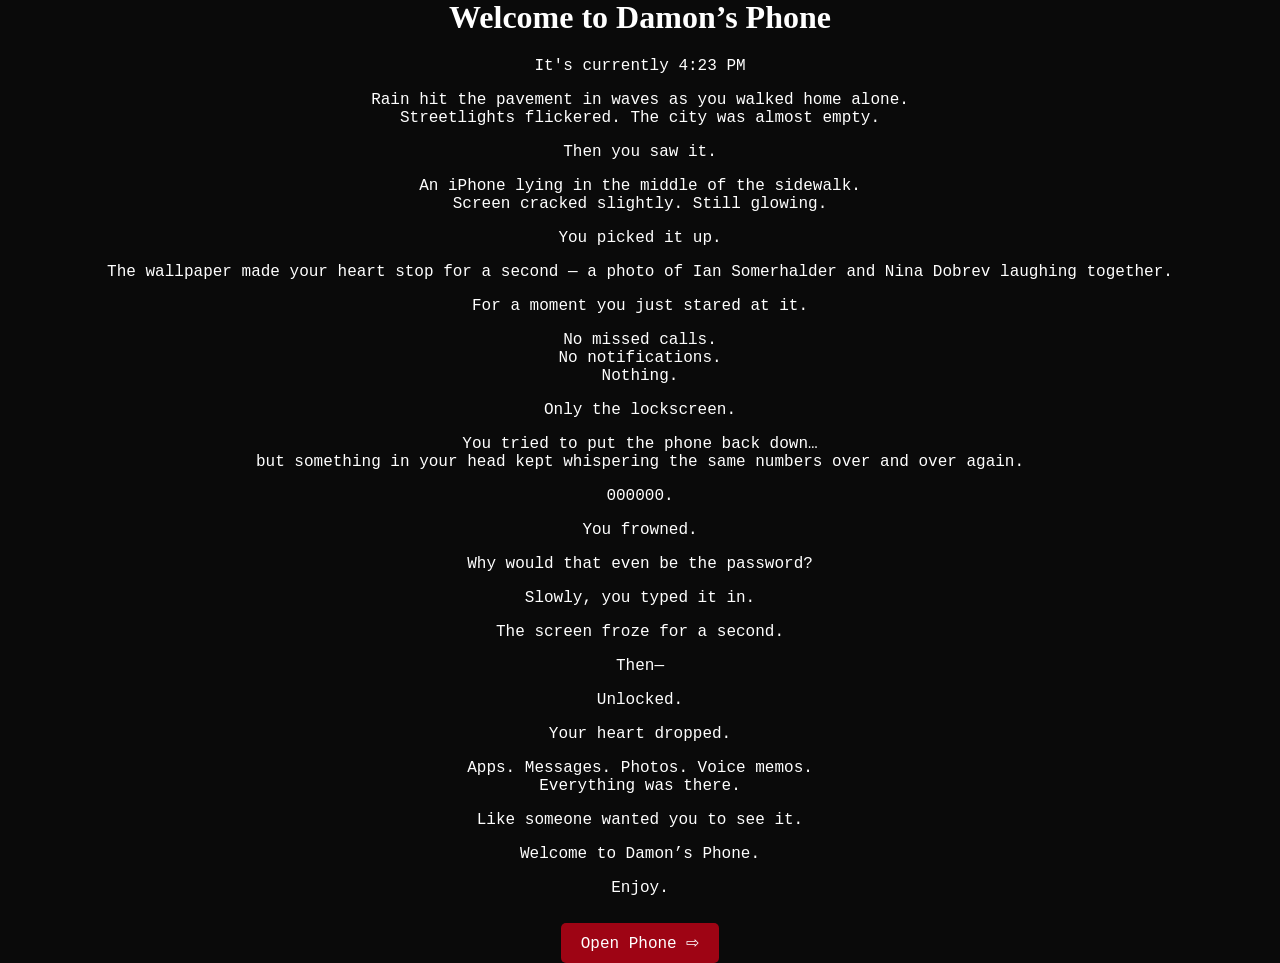
<file: index.html>
<html>
    <head>
        <link rel="stylesheet" href="style.css" />

        <title>Damon's Phone</title>
    </head>
    <body>
        <div class="intro">
            <h1 class="welcome">Welcome to Damon’s Phone</h1>
            <p>It's currently <span id="timeOpened" /></p>

            <p>
                Rain hit the pavement in waves as you walked home alone.<br />
                Streetlights flickered. The city was almost empty.
            </p>

            <p>Then you saw it.</p>

            <p>
                An iPhone lying in the middle of the sidewalk.<br />
                Screen cracked slightly. Still glowing.
            </p>

            <p>You picked it up.</p>

            <p>The wallpaper made your heart stop for a second — a photo of Ian Somerhalder and Nina Dobrev laughing together.</p>

            <p>For a moment you just stared at it.</p>

            <p>
                No missed calls.<br />
                No notifications.<br />
                Nothing.
            </p>

            <p>Only the lockscreen.</p>

            <p>
                You tried to put the phone back down…<br />
                but something in your head kept whispering the same numbers over and over again.
            </p>

            <p>000000.</p>

            <p>You frowned.</p>

            <p>Why would that even be the password?</p>

            <p>Slowly, you typed it in.</p>

            <p>The screen froze for a second.</p>

            <p>Then—</p>

            <p>Unlocked.</p>

            <p>Your heart dropped.</p>

            <p>
                Apps. Messages. Photos. Voice memos.<br />
                Everything was there.
            </p>

            <p>Like someone wanted you to see it.</p>

            <p class="welcome-text">Welcome to Damon’s Phone.</p>

            <p>Enjoy.</p>

            <a class="open-phone-link" href="phone.html">Open Phone &#8680;</a>
        </div>

        <!-- JAVASCRIPT -->
        <script src="js/siteOpenTime.js"></script>
    </body>
</html>
</file>
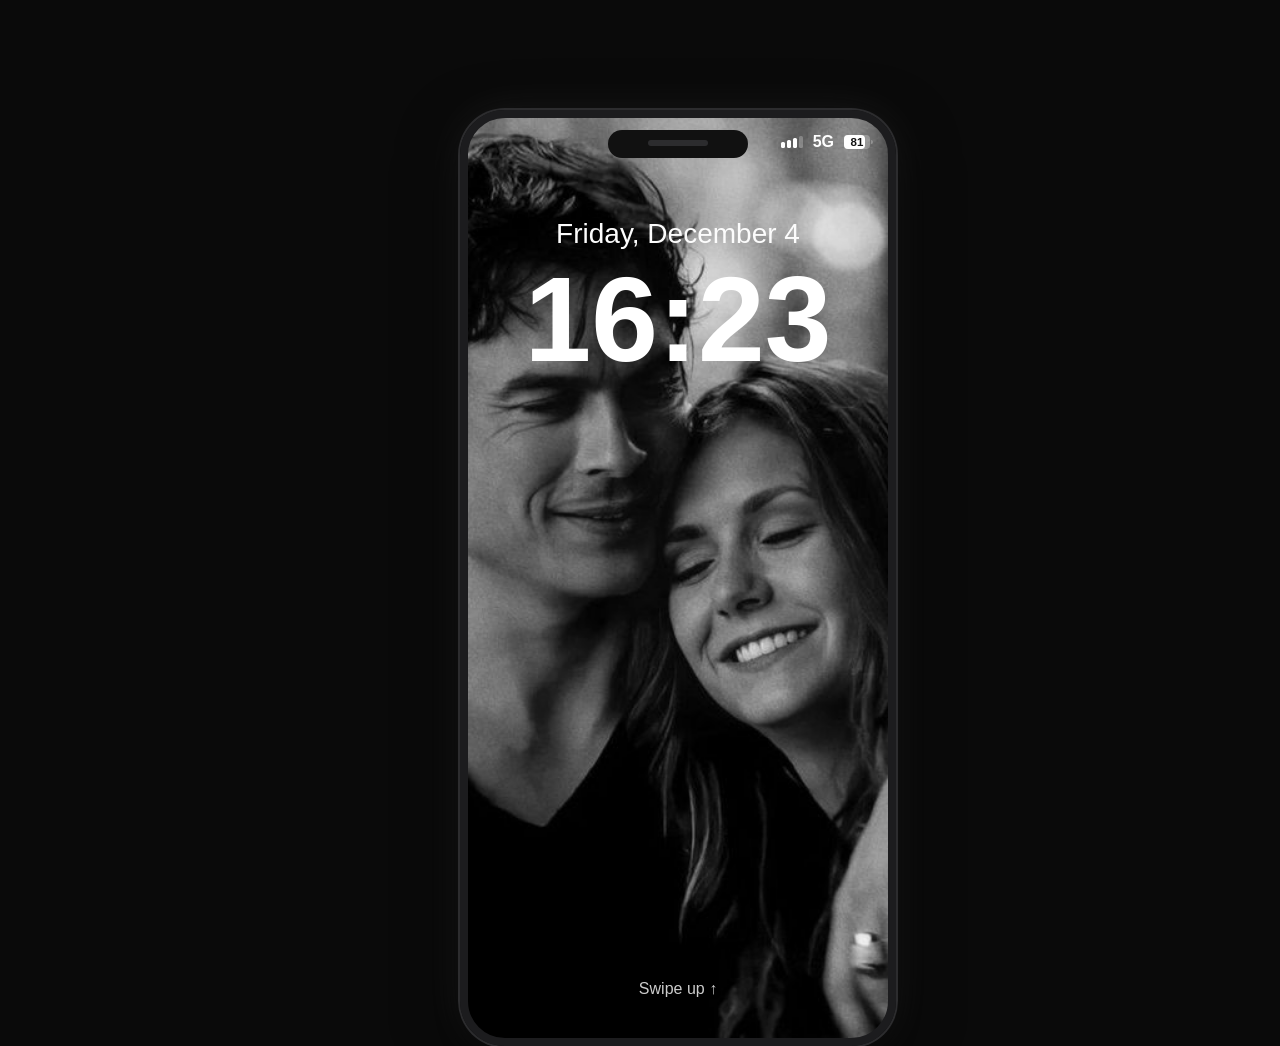
<file: phone.html>
<html>
    <head>
        <link rel="stylesheet" href="style.css" />

        <link href="https://cdn.jsdelivr.net/npm/bootstrap-icons/font/bootstrap-icons.css" rel="stylesheet" />

        <title>Damon's Phone - Phone</title>
    </head>
    <body>
        <div class="phone-wrapper">
            <div class="phone">
                <div class="status-bar">
                    <div class="data">
                        <div class="box box-1"></div>
                        <div class="box box-2"></div>
                        <div class="box box-3"></div>
                        <div class="box box-4"></div>
                    </div>

                    <span class="network-type">5G</span>

                    <div class="battery-container">
                        <div class="battery">
                            <div class="battery-level"></div>
                            <span class="battery-percentage-label">81</span>
                        </div>
                        <div class="battery-end"></div>
                    </div>
                </div>

                <span id="date" class="lock-screen-date"></span>
                <span id="time" class="lock-screen-time"></span>

                <!-- SWIPE TEXT -->
                <div id="swipeScreen" class="swipe-screen" onclick="swipeUp()">Swipe up ↑</div>

                <!-- PIN SCREEN -->
                <div id="pinScreen" class="pin-screen">
                    <div class="dots">
                        <div class="dot"></div>
                        <div class="dot"></div>
                        <div class="dot"></div>
                        <div class="dot"></div>
                        <div class="dot"></div>
                        <div class="dot"></div>
                    </div>

                    <div class="keypad">
                        <button onclick="press(1)">1</button>
                        <button onclick="press(2)">2</button>
                        <button onclick="press(3)">3</button>

                        <button onclick="press(4)">4</button>
                        <button onclick="press(5)">5</button>
                        <button onclick="press(6)">6</button>

                        <button onclick="press(7)">7</button>
                        <button onclick="press(8)">8</button>
                        <button onclick="press(9)">9</button>

                        <div></div>
                        <button onclick="press(0)">0</button>
                        <div></div>
                    </div>

                    <!-- bottom left + right -->
                    <div class="bottom-actions">
                        <span onclick="emergency()">Emergency</span>
                        <span onclick="cancel()">Delete</span>
                    </div>
                </div>

                <!-- HOME SCREEN -->
                <div id="homeScreen" class="home-screen">
                    <div class="home-screen-top">
                        <div class="ios-calendar-widget" id="dynamicCalendar">
                            <div class="cal-left">
                                <div class="cal-day-text" id="calDay">MON</div>
                                <div class="cal-date-text" id="calDate">21</div>
                            </div>
                            <div class="cal-right">
                                <div class="cal-month-text" id="calMonth">SEPTEMBER</div>
                                <div class="cal-grid-header">
                                    <span>S</span><span>M</span><span>T</span><span>W</span><span>T</span><span>F</span><span>S</span>
                                </div>
                                <div class="cal-grid-days" id="calDaysGrid"></div>
                            </div>
                        </div>
                    </div>

                    <!-- APPS -->
                    <div class="apps-grid">
                        <!-- COLUMN 1 -->
                        <div class="app-column">
                            <div class="app app-instagram">
                                <i class="bi bi-instagram app-icon"></i>
                            </div>

                            <div class="app app-camera-move">
                                <i class="bi bi-camera-fill app-icon"></i>
                            </div>

                            <div class="app green-app app-calls-move">
                                <i class="bi bi-telephone-fill app-icon app-icon-white"></i>
                            </div>
                        </div>

                        <div class="app-column">
                            <div class="app">
                                <i class="bi bi-whatsapp app-icon"></i>
                            </div>

                            <div class="app app-gallery">
                                <i class="bi bi-images app-icon"></i>
                            </div>

                            <div class="app app-compass">
                                <i class="bi bi-compass app-icon app-icon-white"></i>
                            </div>
                        </div>

                        <div class="app-column">
                            <div class="app app-snapchat">
                                <i class="bi bi-snapchat app-icon"></i>
                            </div>

                            <div class="app app-mail">
                                <i class="bi bi-envelope-fill app-icon"></i>
                            </div>

                            <div class="app green-app">
                                <i class="bi bi-chat-fill app-icon app-icon-white"></i>
                            </div>
                        </div>

                        <!-- COLUMN 4 -->
                        <div class="app-column last-column">
                            <div class="app app-messenger">
                                <i class="bi bi-messenger app-icon"></i>
                            </div>

                            <div class="app app-music app-music-move">
                                <i class="bi bi-music-note-beamed app-icon app-icon-white"></i>
                            </div>
                        </div>
                    </div>
                </div>
            </div>
        </div>

        <!-- JAVASCRIPT -->
        <script src="js/scalePhone.js"></script>
        <script src="js/lockScreen.js"></script>
    </body>
</html>
</file>
<file: style.css>
/* GENERAL */

body {
    background: #0a0a0a;
    color: white;
    font-family: Arial, sans-serif;
    padding: 20px;

    margin: 0;
    height: 100vh;
    display: flex;
    flex-direction: column;
    justify-content: center;
    align-items: center;
}

/* INTRO PAGE */

.intro {
    font-family: 'Courier New', monospace;

    text-align: center;
}

.welcome {
    font-family: 'Brush Script MT', cursive;
}

.open-phone-link {
    display: inline-block;
    margin-top: 10px;
    padding: 10px 20px;
    background-color: #9e0414;
    color: white;
    text-decoration: none;
    border-radius: 5px;
}

/* PHONE PAGE */

.phone-wrapper {
    width: 360px;
    height: 720px;
    transform-origin: center;
}

.phone {
    width: 360px;
    height: 720px;

    background: url('images/ian-nina.jpg');
    background-size: cover;
    background-position: center;

    border-radius: 45px;

    border: 8px solid #1c1c1e;

    position: relative;

    overflow: hidden;

    box-shadow:
        0 0 0 2px #2c2c2e,
        0 20px 60px rgba(0, 0, 0, 0.6),
        0 0 40px rgba(255, 255, 255, 0.08);

    display: flex;
    flex-direction: column;
    align-items: center;
    padding: 100px 30px;
}

/* notch */
.phone::before {
    content: '';

    position: absolute;

    top: 12px;
    left: 50%;

    transform: translateX(-50%);

    width: 140px;
    height: 28px;

    background: #111;

    border-radius: 20px;

    z-index: 1000;
}

/* speaker */
.phone::after {
    content: '';

    position: absolute;

    top: 22px;
    left: 50%;

    transform: translateX(-50%);

    width: 60px;
    height: 6px;

    background: #2c2c2e;

    border-radius: 10px;

    z-index: 1001;
}

.lock-screen-date {
    font-size: 28px;
    color: #fcfcfc;
}

.lock-screen-time {
    font-size: 120px;
    font-weight: bold;
}

.topRight {
    position: absolute;
    top: 15px;
    right: 15px;
    color: white;
    font-size: 14px;
    display: flex;
    gap: 8px;
    align-items: center;
    opacity: 0.9;
    z-index: 10;
}

.bottomLeft {
    position: absolute;
    bottom: 20px;
    left: 20px;
    font-size: 26px;
    color: white;
    cursor: pointer;
    opacity: 0.8;
    z-index: 10;
}

.bottomRight {
    position: absolute;
    bottom: 20px;
    right: 20px;
    font-size: 26px;
    color: white;
    cursor: pointer;
    opacity: 0.8;
    z-index: 10;
}

/* LOCK */
.lock {
    width: 100%;
    height: 100%;
    background: url('https://images.unsplash.com/photo-1520975922284-9c4f3c3c3c0d')
        center/cover;
    color: white;
    display: flex;
    flex-direction: column;
    justify-content: space-between;
}

.time {
    font-size: 60px;
    text-align: center;
    margin-top: 80px;
}

.date {
    text-align: center;
    opacity: 0.8;
}

.status-bar {
    position: absolute;
    top: 15px;
    right: 15px;

    display: flex;
    flex-direction: row;
    align-items: center;
    gap: 10px;

    z-index: 9999;
}

.data {
    display: flex;
    flex-direction: row;
    align-items: end;
    gap: 2px;
    height: 12px;
}

.box {
    width: 4px;
    background-color: #ffffff40;
    border-radius: 1.5px;
}

.box-1 {
    height: 6px;
    background-color: white;
}

.box-2 {
    height: 8px;
    background-color: white;
}

.box-3 {
    height: 10px;
    background-color: white;
}

.box-4 {
    height: 12px;
}

.network-type {
    font-weight: bold;
}

.battery-container {
    display: flex;
    flex-direction: row;
    align-items: center;
    gap: 1px;
}

.battery {
    position: relative;
    width: 26px;
    height: 14px;
    background-color: #ffffff40;
    border-radius: 4px;
}

.battery-level {
    width: 81%;
    height: 100%;
    background-color: white;
    border-radius: 4px;
}

.battery-percentage-label {
    position: absolute;
    top: 50%;
    left: 50%;
    transform: translate(-50%, -50%);
    font-size: 11.5px;
    font-weight: bolder;
    color: #111;
    text-align: center;
    letter-spacing: 0.01em;
    line-height: 12.5px;
    text-transform: uppercase;
}

.battery-end {
    width: 2px;
    height: 4px;
    background-color: #ffffff40;
    border-radius: 0 4px 4px 0;
}

/* SWIPE SCREEN */
.swipe-screen {
    position: absolute;
    bottom: 40px;
    width: 100%;
    text-align: center;
    color: white;
    font-size: 16px;
    opacity: 0.8;
    cursor: pointer;
}

/* PIN SCREEN */
.pin-screen {
    display: none;
    position: absolute;
    top: 0;
    left: 0;
    width: 100%;
    height: 100%;
    background: rgba(0, 0, 0, 0.6);
    -webkit-backdrop-filter: blur(5px);
    backdrop-filter: blur(7px);

    color: white;
    flex-direction: column;
    justify-content: center;
    align-items: center;
}

/* dots */
.dots {
    display: flex;
    gap: 10px;
    margin-bottom: 20px;
}

.dot {
    width: 12px;
    height: 12px;
    border: 1px solid white;
    border-radius: 50%;
}

.filled {
    background: white;
}

/* keypad GRID 3x3 */
.keypad {
    display: grid;
    grid-template-columns: repeat(3, 60px);
    grid-gap: 10px;
    justify-content: center;
    margin-top: 20px;
}

.keypad button {
    width: 60px;
    height: 60px;
    border-radius: 50%;
    background: #222;
    color: white;
    border: none;
    font-size: 18px;
    cursor: pointer;
}

.keypad button:active {
    background: #444;
}

/* bottom buttons */
.bottom-actions {
    position: absolute;
    bottom: 20px;
    width: 90%;
    display: flex;
    justify-content: space-between;
    padding: 0 25px;
    font-size: 16px;
    opacity: 0.8;
}

/* HOME SCREEN */
.home-screen {
    display: none;
    position: absolute;
    inset: 0;
    background: url('images/ian-nina.jpg');
    background-size: cover;
    background-position: center;
    padding: 20px;
    box-sizing: border-box;
    z-index: 1;
}

.home-screen-top {
    display: flex;
    width: 100%;
    justify-content: space-between;
}

/* ŠIROKÝ KALENDÁR WIDGET */
.ios-calendar-widget {
    /* Mierne sme zväčšili výšku z 160px na 180px, aby mali 5-6 riadkové mesiace dosť miesta */
    margin-top: 30px;
    width: 360px;
    height: 180px;

    background: rgba(20, 20, 20, 0.85);
    backdrop-filter: blur(20px);
    -webkit-backdrop-filter: blur(20px);

    border-radius: 24px;
    border: 1px solid rgba(255, 255, 255, 0.07);
    box-shadow: 0 10px 30px rgba(0, 0, 0, 0.5);

    display: flex;
    color: white;
    padding: 18px; /* Mierne zmenšený padding pre viac miesta vo vnútri */
    box-sizing: border-box;

    position: absolute;
    top: 240px;
    left: 50%;
    transform: translateX(-50%);
    z-index: 10;

    /* SKRYJE VŠETKO, ČO BY CHCELO PRETIECŤ */
    overflow: hidden;
}

/* Ľavá strana (WED 20) */
.cal-left {
    flex: 0.8;
    display: flex;
    flex-direction: column;
    justify-content: center;
    align-items: flex-start;
}

.cal-day-text {
    font-size: 26px; /* Jemne zmenšené, aby to lepšie sedelo */
    font-weight: 500;
    letter-spacing: 1px;
    line-height: 1;
}

.cal-date-text {
    font-size: 64px; /* Jemne zmenšené */
    font-weight: 400;
    line-height: 1;
    margin-top: 5px;
}

/* Pravá strana (Mriežka) */
.cal-right {
    flex: 1.2;
    display: flex;
    flex-direction: column;
    justify-content: flex-start;
}

.cal-month-text {
    text-align: right;
    font-size: 11px; /* Zmenšené z 13px */
    letter-spacing: 1.5px;
    color: #e0e0e0;
    margin-top: 0px;
    margin-bottom: 8px; /* Menšia medzera pod mesiacom */
    font-weight: 600;
    text-transform: uppercase;
}

.cal-grid-header,
.cal-grid-days {
    display: grid;
    grid-template-columns: repeat(7, 1fr);
    text-align: center;
    gap: 4px 1px; /* Zmenšená vertikálna medzera medzi riadkami dní */
}

.cal-grid-header span {
    font-size: 10px;
    color: rgba(255, 255, 255, 0.5);
    font-weight: bold;
    margin-bottom: 2px;
}

.cal-grid-days span {
    font-size: 11px; /* Zmenšené z 12px, aby sa zmestilo všetkých 5-6 riadkov */
    width: 20px; /* Zmenšené z 22px */
    height: 20px; /* Zmenšené z 22px */
    display: flex;
    align-items: center;
    justify-content: center;
    margin: 0 auto;
    color: rgba(255, 255, 255, 0.9);
}

/* Aktuálny deň s bielym podkladom */
.cal-grid-days span.active {
    background-color: white;
    color: black;
    border-radius: 5px;
    font-weight: bold;
}

/* SWIPE ANIMATION */
.phone {
    transition: transform 0.4s;
}

/* LOCK SCREEN ANIMATION (iPhone swipe up) */
#swipeScreen {
    transition: opacity 0.2s ease;
}

.lock-hide {
    transform: translateY(-100%);
    transition: transform 0.6s cubic-bezier(0.4, 0, 0.2, 1);
    opacity: 0;
}

/* PIN animácia */
.pin-show {
    animation: pinFade 0.4s ease forwards;
}

@keyframes pinFade {
    from {
        opacity: 0;
        transform: scale(1.05);
    }
    to {
        opacity: 1;
        transform: scale(1);
    }
}

.app {
    transition: transform 0.15s ease;
    border-radius: 20px;
}

.app:active {
    transform: scale(0.9);
}

.app-icon {
    font-size: 36px;
}

.app-icon-white {
    color: linear-gradient(45deg, #ffffff, #ffffffa5);
}

.green-app {
    border: 1px solid #53d83f;
    background: linear-gradient(-45deg, #4cd137, #2c961b);
}

.bi bi-compass app-icon-compass {
    background: linear-gradient(135deg, #3b82f6, #1e40af);
    border: 1px solid #60a5fa;
}

.app-music {
    background: linear-gradient(135deg, #dc2a4e, #c3361d);
    border: 1px solid #dc2a4e;
}

.app-compass {
    background: linear-gradient(135deg, #3b82f6, #1e40af);
    border: 1px solid #6077fa;
}
.apps-row {
    position: absolute;
    right: 15px;
    bottom: 120px;
    display: flex;
    justify-content: space-evenly;
}

.apps-grid {
    position: absolute;
    bottom: 25px;
    left: 0;
    width: 100%;
    display: flex;
    justify-content: space-evenly;

    /* ZMENA TU: Zmenili sme flex-end na flex-start */
    align-items: flex-start;
}
/* COLUMN */
.app-column {
    display: flex;
    flex-direction: column;
    gap: 24px;
}

/* LAST COLUMN */
.last-column {
    justify-content: flex-end;
}

/* APP */
.app {
    width: 72px;
    height: 72px;
    position: relative;
    border-radius: 18px;

    background: rgba(255, 255, 255, 0.2);
    backdrop-filter: blur(10px);

    display: flex;
    justify-content: center;
    align-items: center;

    transition: transform 0.15s ease;
}

/* CLICK EFFECT */
.app:active {
    transform: scale(0.9);
}

/* ICON */
.app-icon {
    font-size: 32px;
}

/* WHITE ICON */
.app-icon-white {
    color: white;
}

.green-app {
    background: rgb(0, 0, 0);

    backdrop-filter: blur(10px);
    -webkit-backdrop-filter: blur(20px);

    border: 1px solid rgba(255, 255, 255, 0.07);

    box-shadow: 0 4px 25px rgba(0, 0, 0, 0.45);
}

.app-compass {
    background: rgba(0, 0, 0);

    backdrop-filter: blur(20px);
    -webkit-bacdrop-filter: blur(20px);

    border: 1px solid rgba(255, 255, 255, 0.07);

    box-shadow: 0 4px 25px rgba(0, 0, 0, 0.45);
}

.app-music {
    background: rgba(0, 0, 0);

    backdrop-filter: blur(20px);
    -webkit-backdrop-filter: blur(20px);

    border: 1px solid rgba(255, 255, 255, 0.07);

    box-shadow: 0 4px 25px rgba(0, 0, 0, 0.45);
}

.app-instagram {
    background: linear-gradient(135deg, #ff0080, #, #ffd000);
    margin-bottom: 50px;
    position: relative;
    top: -100px;
}
.app-whatsapp {
    background: linear-gradient(135deg, #25d366, #128c7e);
    position: relative;
    top: -100px;
}

.app-snapchat {
    background: rgba(255, 255, 255, 0.14);
    border: 1px solid rgba(255, 255, 255, 0.08);
    box-shadow: 0 4px 25px rgba(0, 0, 0, 0.35);
    position: relative;
    top: -100px; /* Týmto číslom hýbeš hore/dole. Ak je málo, daj -400px */
    left: -140%;
}

.app-messenger {
    background: linear-gradient(135deg, #5f5f5f, #1f1f1f);
    position: relative;
    top: -2px; /* Posunie ho hore (uprav číslo, ak ho chceš vyššie/nižšie) */
    left: -295px; /* Posunie ho doľava presne pod Instagram */
}
.app-camera {
    background: linear-gradient(135deg, #5f5f5f, #1f1f1f);

    border: 1px solid #8b8b8b;
}
.app-gallery {
    background: linear-gradient(135deg, #5f5f5f, #1f1f1f);
}
.app-mail {
    background: linear-gradient(135deg, #5f5f5f, #1f1f1f);
}

.apps-grid::before {
    content: '';

    position: absolute;

    bottom: -10px;
    left: 50%;

    transform: translateX(-50%);

    width: 88%;
    height: 95px;

    border-radius: 30px;

    background: rgba(60, 60, 60, 0.35);

    backdrop-filter: blur(20px);
    -webkit-backdrop-filter: blur(20px);

    border: 1px solid rgba(255, 255, 255, 0.12);

    box-shadow: 0 4px 25px rgba(0, 0, 0, 0.45);

    z-index: -1;
}

.app-camera-move {
    margin-top: -630px;
}

.app-calls-move {
    margin-top: 576px;
    left: 10%;
}
.app-music-move {
    position: relative;
    top: 95px;
    right: 12%;
}
/* POSÚVANIE A WHATSAPPU */
.app-whatsapp-move {
    margin-top: -100px; /* Záporná hodnota posúva aplikáciu HORE */
}

.app-gallery {
    position: relative;
    top: -580px; /* Posunie ju hore na úroveň kamery */
    left: -10px; /* Posunie ju doprava vedľa kamery */
}

.app-mail {
    position: relative;
    top: -580px; /* Posunie ho hore na úroveň kamery */
    left: -20px; /* Posunie ho doprava vedľa galérie */
}
</file>
